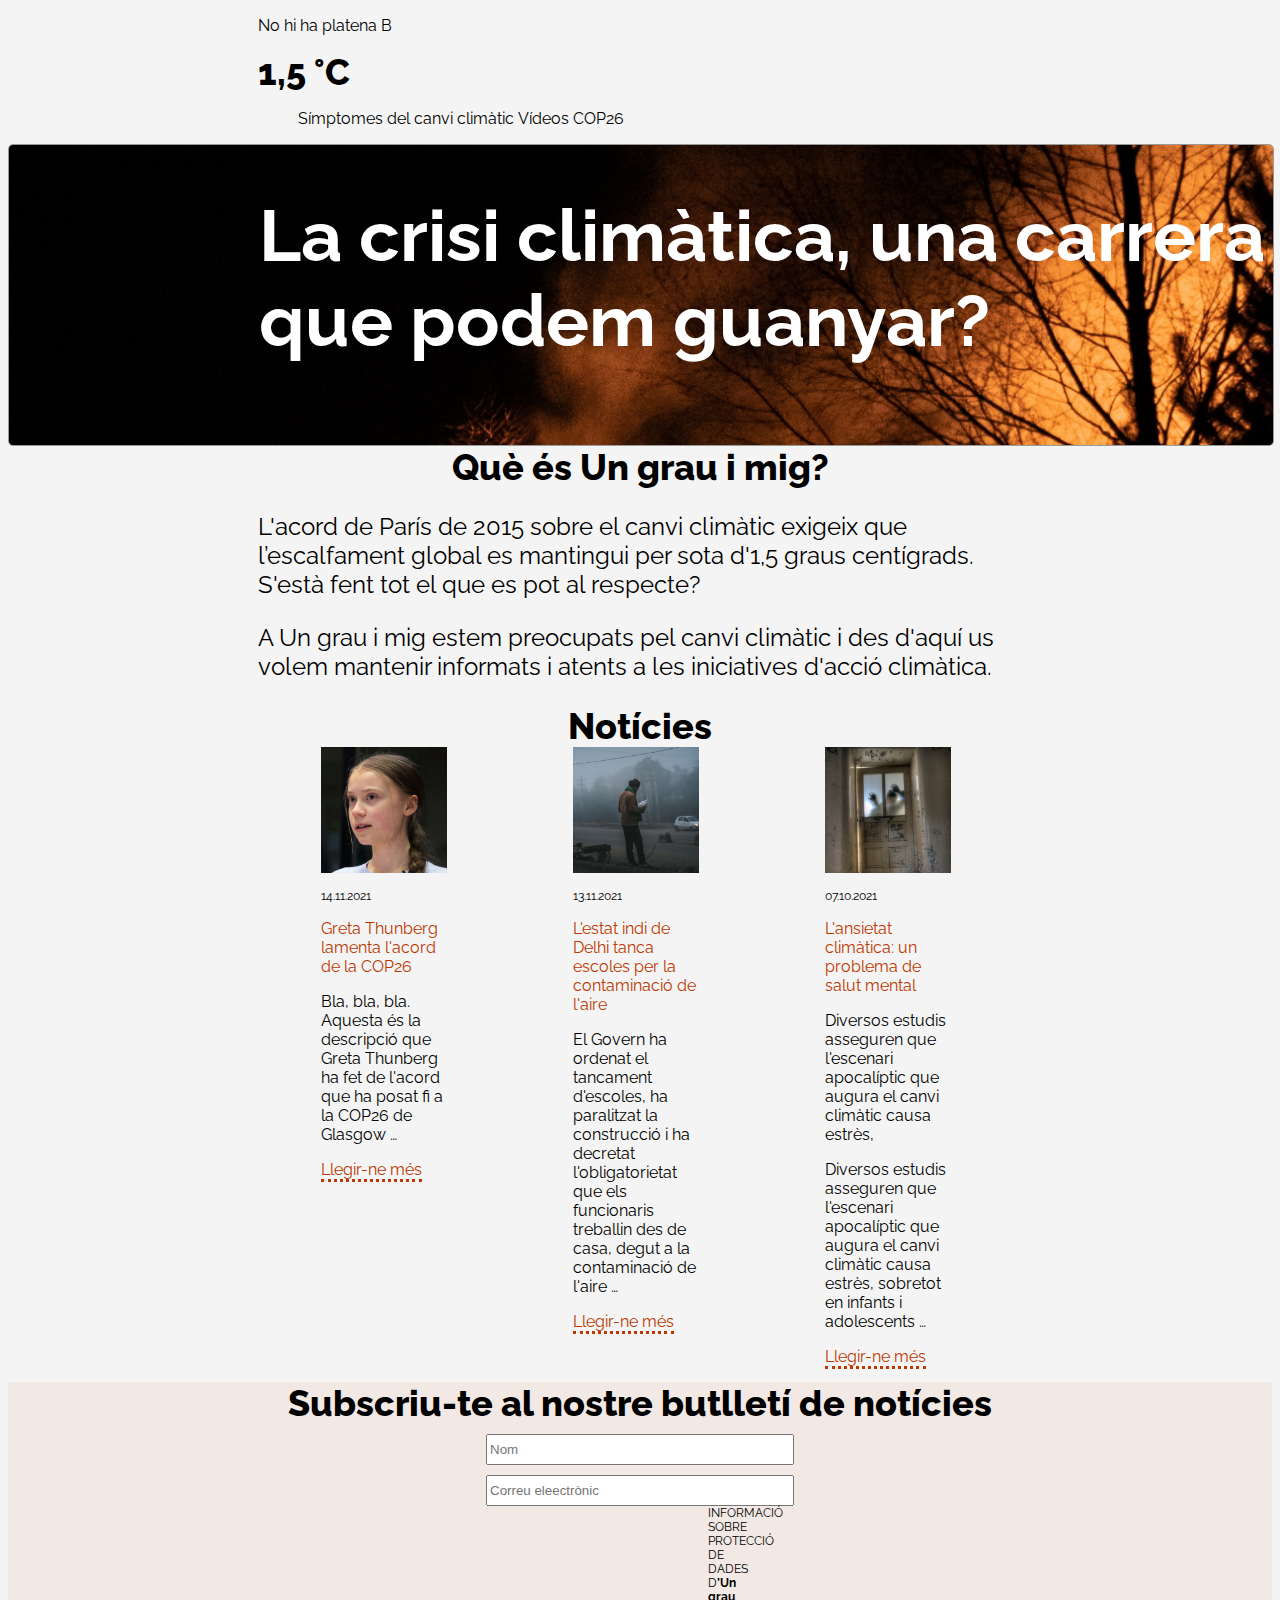
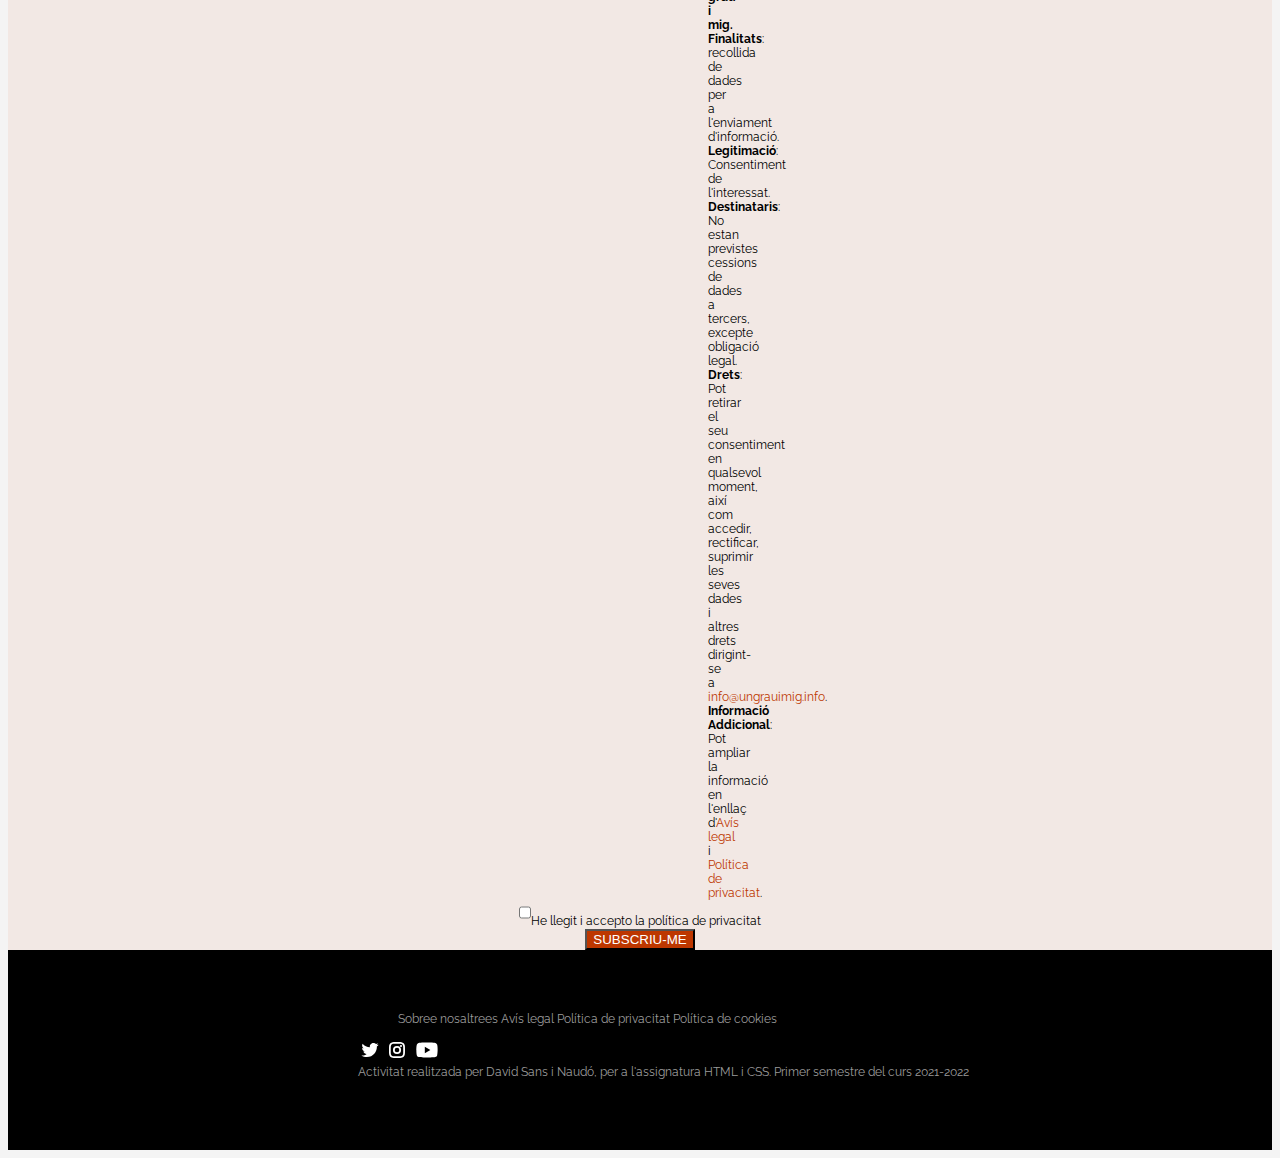
<file: index.html>
<!DOCTYPE html>
<html lang="es-es">

<head>
    <title>Index No hi ha planeta B</title>
    <meta charset="utf-8">
    <meta name="viewport" content="width=device-width, initial-scale=1.0" />

    <style>
        @import url('https://fonts.googleapis.com/css2?family=Raleway:ital,wght@0,400;0,600;0,700;0,800;1,400&display=swap');
    </style>

    <link href="css/estils.css?000018" rel="stylesheet" type="text/css">





</head>

<body class="colorBody">
    <header class="section">
        <p>
            <label>No hi ha platena B</label>
        </p>
        <p>
            <label class="titular">1,5 &deg;C</label>
        </p>

        <nav>
            <ul>
                <li><a href="simptomes.html">Símptomes del canvi climàtic</a></li>
                <li><a href="videos.html">Vídeos</a></li>
                <li><a href="cop26.html">COP26</a></li>
            </ul>
        </nav>
    </header>


    <main>
        <div id="section1">
            <div class="img">
                <h1>
                    La crisi climàtica, una carrera que podem guanyar?

                </h1>
            </div>


        </div>


        <div class="section">

            <label class="txtLabel">
                Què és Un grau i mig?

            </label>
            <p class="txtP">
                L'acord de París de 2015 sobre el canvi climàtic exigeix que l’escalfament global es mantingui per sota
                d'1,5 graus centígrads. S'està fent tot el que es pot al respecte?

            </p>
            <p class="txtP">

                A Un grau i mig estem preocupats pel canvi climàtic i des d'aquí us volem mantenir informats i atents a
                les iniciatives d'acció climàtica.
            </p>
        </div>



        <div style="width: 100%;">

            <div class="section">

                <div style="width: 100%;">
                    <label class="txtLabel">
                        Notícies
                    </label>
                </div>



                <div id="columna1">
                    <img src="img/n-greta-thunberg.jpg" class="imgNoticies">
                    <div class="columnes">
                        <p class="txtDataNoticia">14.11.2021</p>
                        <p class="txtTitulNoticia">Greta Thunberg lamenta l'acord de la COP26</p>
                        <p class="txtTNoticia">Bla, bla, bla. Aquesta és la descripció que Greta Thunberg ha fet de
                            l'acord
                            que ha posat fi a la
                            COP26 de Glasgow …</p>
                        <p><a href="">Llegir-ne més</a></p>
                    </div>
                </div>

                <div id="columna2">
                    <img src="img/n-delhi.jpg" class="imgNoticies">
                    <div class="columnes">
                        <p class="txtDataNoticia">13.11.2021</p>
                        <p class="txtTitulNoticia">L'estat indi de Delhi tanca escoles per la contaminació de l'aire</p>
                        <p class="txtTNoticia">El Govern ha ordenat el tancament d'escoles, ha paralitzat la construcció
                            i
                            ha decretat
                            l'obligatorietat que els funcionaris treballin des de casa, degut a la contaminació de
                            l'aire …
                        </p>
                        <p><a href="">Llegir-ne més</a></p>
                    </div>
                </div>

                <div id="columna3">
                    <img src="img/n-estres.jpg" class="imgNoticies">
                    <div class="columnes">
                        <p class="txtDataNoticia">07.10.2021</p>
                        <p class="txtTitulNoticia">L'ansietat climàtica: un problema de salut mental</p>
                        <p class="txtTNoticia">Diversos estudis asseguren que l'escenari apocalíptic que augura el canvi
                            climàtic causa estrès,
                        <p>Diversos estudis asseguren que l'escenari apocalíptic que augura el canvi climàtic causa
                            estrès,
                            sobretot en infants i adolescents …</p>
                        <p><a href="">Llegir-ne més</a></p>
                    </div>
                </div>

            </div>


        </div>



        <div class="sectionS">

            <div class="butlleti">
                <label class="txtLabel">
                    Subscriu-te al nostre butlletí de notícies
                </label>



                <form>
                    <input type="text" id="nom" placeholder="Nom" style="margin-top: 10px;">
                    <input type="email" id="email" placeholder="Correu eleectrònic" style="margin-top: 10px;">
                </form>


                <p class="txtButllati">
                    INFORMACIÓ SOBRE PROTECCIÓ DE DADES D<strong>’Un grau i mig.
                        Finalitats</strong>: recollida de dades per a l'enviament d'informació.
                    <strong>Legitimació</strong>: Consentiment de
                    l'interessat. <strong>Destinataris</strong>: No estan previstes cessions de dades a tercers, excepte
                    obligació legal.
                    <strong>Drets</strong>: Pot retirar el seu consentiment en qualsevol moment, així com accedir,
                    rectificar, suprimir
                    les seves dades i altres drets dirigint-se a <a href="" class="noneBorde">info@ungrauimig.info</a>.
                    <strong>Informació Addicional</strong>: Pot
                    ampliar la informació en l'enllaç d'<a href="" class="noneBorde">Avís legal</a> i <a href=""
                        class="noneBorde">Política de privacitat</a>.
                </p>


                <input type="checkbox" style="display: inline;  font-size: 12px; width: 12px; text-align: left;"><label
                    style="font-size: 12px">He llegit i accepto la política de privacitat</label>

                <button type="button"
                    style="display: block; margin:0 auto; background-color: rgb(189,55,0); color:rgb(255,255,255)">SUBSCRIU-ME</button>


            </div>



        </div>



    </main>

    <footer>
       <div class="footer">
        <nav>
            <ul>
                <li><a href="#">Sobree nosaltrees</a></li>
                <li><a href="#">Avís legal</a></li>
                <li><a href="#">Política de privacitat</a></li>
                <li><a href="#">Política de cookies</a></li>


            </ul>

        </nav>

        <div>

            <a href="#"><img src="img/twitter.svg"></a>
            <a href="#"><img src="img/instagram.svg"></a>
            <a href="#"><img src="img/youtube.svg"></a>
        </div>


        <label>Activitat realitzada per David Sans i Naudó, per a l'assignatura HTML i CSS. Primer semestre del curs 2021-2022</label>
    </div>
    </footer>



</body>

</html>
</file>
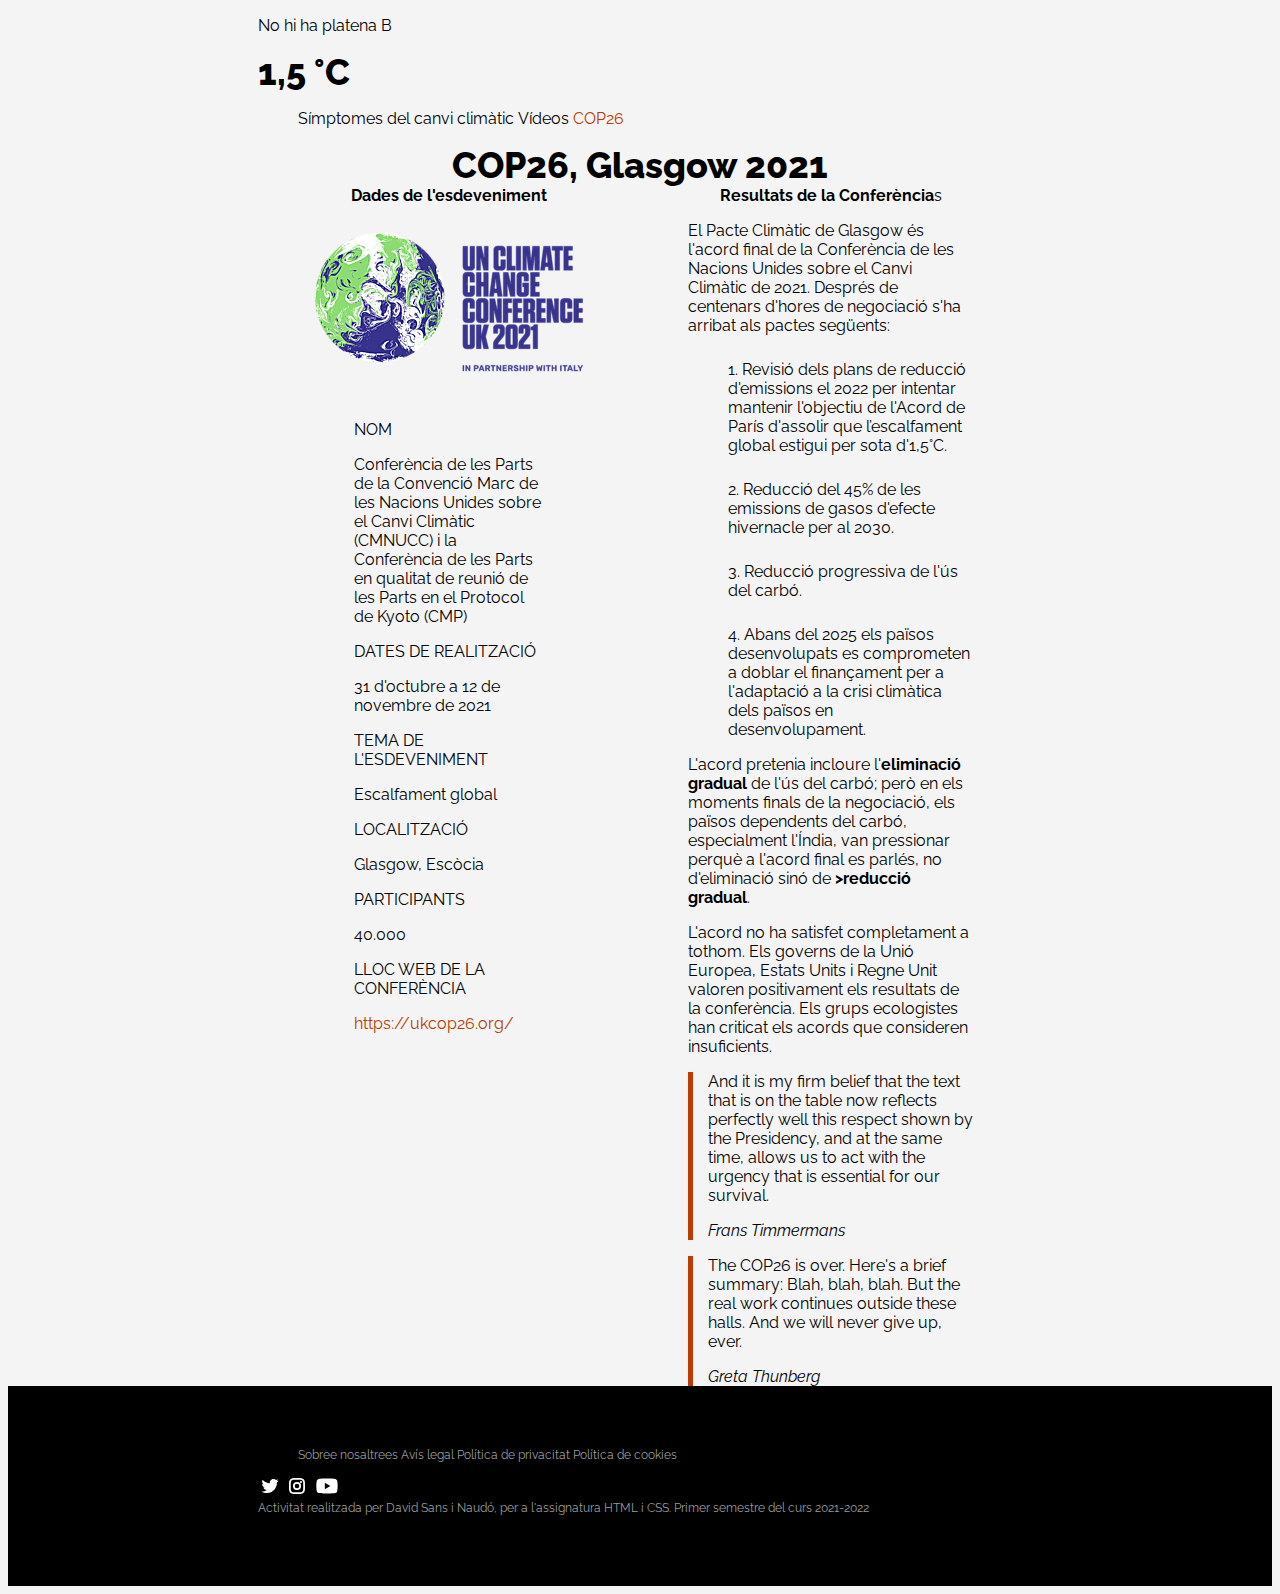
<file: cop26.html>
<!DOCTYPE html>
<html lang="es-es">

<head>
    <title>Cop26, Glasgow 2021</title>
    <meta charset="utf-8">
    <meta name="viewport" content="width=device-width, initial-scale=1.0" />

    <style>
        @import url('https://fonts.googleapis.com/css2?family=Raleway:ital,wght@0,400;0,600;0,700;0,800;1,400&display=swap');
    </style>

    <link href="css/estils.css?000018" rel="stylesheet" type="text/css">





</head>

<body class="colorBody">
    <header class="section">
        <p>
            <label>No hi ha platena B</label>
        </p>
        <p>
            <a href="index.html" style="border-style: none none none none;"><label class="titular">1,5
                    &deg;C</label></a>
        </p>

        <nav>
            <ul>
                <li><a href="simptomes.html">Símptomes del canvi climàtic</a></li>
                <li><a href="videos.html">Vídeos</a></li>
                <li><a href="cop26.html" class="pagina">COP26</a></li>
            </ul>
        </nav>
    </header>


    <main>


        <div style="width: 100%;">

            <div class="section">

                <div style="width: 100%;">
                    <label class="txtLabel">
                        COP26, Glasgow 2021
                    </label>
                </div>



                <div class="columnav1">
                    <div>
                        <label><strong>Dades de l'esdeveniment</strong></label>
                    </div>
                    <div>
                        <img src="img/COP26_Logo.png">

                    </div>
                    <div class="cop26">

                        <p><label class="label">Nom</label></p>
                        <p>Conferència de les Parts de la Convenció Marc de les Nacions Unides sobre el Canvi Climàtic
                            (CMNUCC) i la Conferència de les Parts en qualitat de reunió de les Parts en el Protocol de
                            Kyoto (CMP)</p>
                        <p><label class="label">Dates de realització</label></p>
                        <p>31 d'octubre a 12 de novembre de 2021</p>
                        <p><label class="label">Tema de l'esdeveniment</label></p>
                        <p>Escalfament global</p>
                        <p><label class="label">Localització</label></p>
                        <p>Glasgow, Escòcia</p>
                        <p><label class="label">Participants</label></p>
                        <p>40.000</p>
                        <p><label class="label">Lloc web de la Conferència</label></p>
                        <p><a href="https://ukcop26.org/" target="_black" class="noDotted">https://ukcop26.org/</a></p>


                    </div>

                </div>

                <div class="columnav2">

                    <div>
                        <label><strong>Resultats de la Conferència</strong>s</label>
                    </div>
                    <div class="cop262" style="text-align: left;">
                        <p>El Pacte Climàtic de Glasgow és l'acord final de la Conferència de les Nacions Unides sobre
                            el
                            Canvi Climàtic de 2021. Després de centenars d'hores de negociació s'ha arribat als pactes
                            següents:</p>
                        <ol>
                            <li value="1">Revisió dels plans de reducció d'emissions el 2022 per intentar mantenir
                                l'objectiu de
                                l'Acord de París d'assolir que l’escalfament global estigui per sota d'1,5°C.</li>
                            <li>Reducció del 45% de les emissions de gasos d'efecte hivernacle per al 2030.</li>
                            <li>Reducció progressiva de l'ús del carbó.</li>
                            <li>Abans del 2025 els països desenvolupats es comprometen a doblar el finançament per a
                                l'adaptació a la crisi climàtica dels països en desenvolupament.</li>
                        </ol>

                        <p>L'acord pretenia incloure l'<strong>eliminació gradual</strong> de l'ús del carbó; però en
                            els moments finals
                            de la negociació, els països dependents del carbó, especialment l'Índia, van pressionar
                            perquè a l'acord final es parlés, no d'eliminació sinó de <strong>>reducció
                                gradual</strong>.</p>

                        <p>
                            L'acord no ha satisfet completament a tothom. Els governs de la Unió Europea, Estats Units i
                            Regne Unit valoren positivament els resultats de la conferència. Els grups ecologistes han
                            criticat els acords que consideren insuficients.

                        </p>

                        <div
                            style="border-left-style: solid; border-left-width: 5px; border-left-color: rgb(189,59,0);">
                            <p style="padding-left: 15px;">

                                And it is my firm belief that the text that is on the table now reflects perfectly well
                                this respect shown by the Presidency, and at the same time, allows us to act with the
                                urgency that is essential for our survival.

                            </p>
                            <cite style="padding-left: 15px;">Frans Timmermans</cite>
                        </div>

                        <div
                            style="border-left-style: solid; border-left-width: 5px; border-left-color: rgb(189,59,0);">
                            <p style="padding-left: 15px;">

                                The COP26 is over. Here's a brief summary: Blah, blah, blah. But the real work continues
                                outside these halls. And we will never give up, ever.
                            </p>
                            <cite style="padding-left: 15px;">Greta Thunberg</cite>
                        </div>
                    </div>

                </div>


            </div>

        </div>

    </main>


    <footer style="display: inline-block; width: 100%; padding-left: 0;">
        <div class="footer footerPages">
            <nav>
                <ul>
                    <li><a href="#">Sobree nosaltrees</a></li>
                    <li><a href="#">Avís legal</a></li>
                    <li><a href="#">Política de privacitat</a></li>
                    <li><a href="#">Política de cookies</a></li>


                </ul>

            </nav>

            <div>

                <a href="#"><img src="img/twitter.svg"></a>
                <a href="#"><img src="img/instagram.svg"></a>
                <a href="#"><img src="img/youtube.svg"></a>
            </div>


            <label>Activitat realitzada per David Sans i Naudó, per a l'assignatura HTML i CSS. Primer semestre del curs
                2021-2022</label>
        </div>
    </footer>

</body>

</html>
</file>
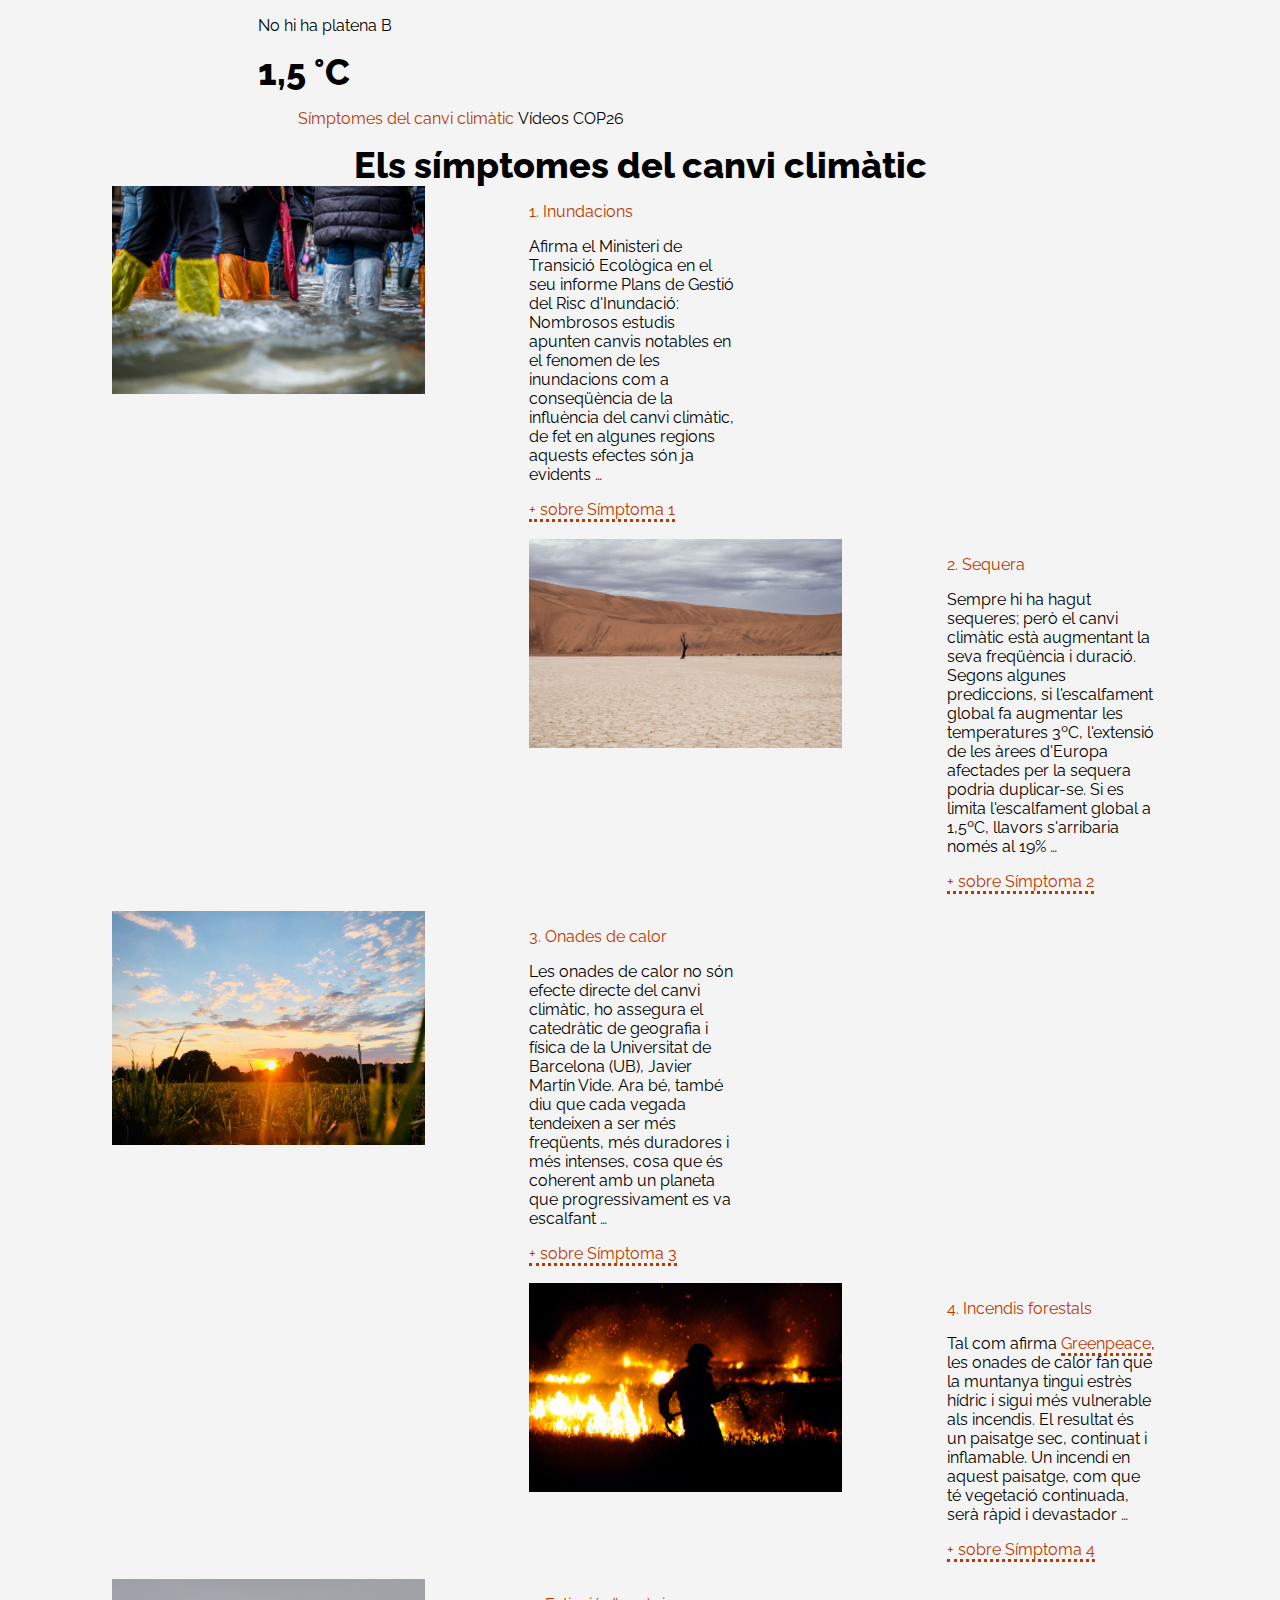
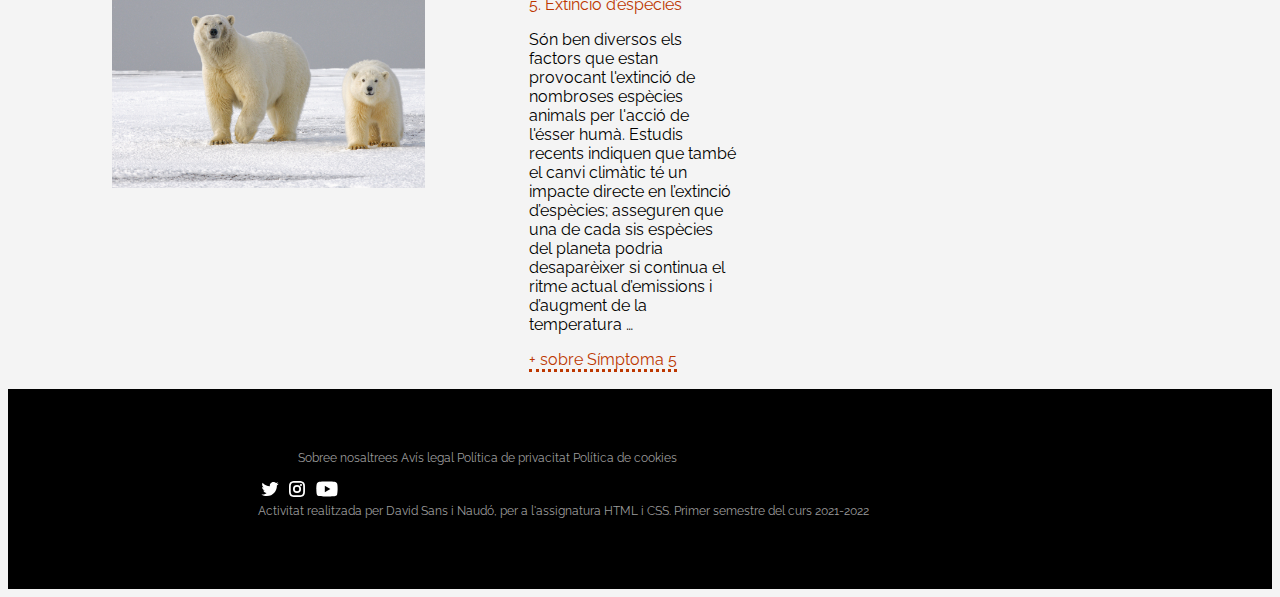
<file: simptomes.html>
<!DOCTYPE html>
<html lang="es-es">

<head>
    <title>Simptomes del canvi climàtic</title>
    <meta charset="utf-8">
    <meta name="viewport" content="width=device-width, initial-scale=1.0" />

    <style>
        @import url('https://fonts.googleapis.com/css2?family=Raleway:ital,wght@0,400;0,600;0,700;0,800;1,400&display=swap');
    </style>

    <link href="css/estils.css?000019" rel="stylesheet" type="text/css">





</head>

<body class="colorBody">
    <header class="section">
        <p>
            <label>No hi ha platena B</label>
        </p>
        <p>
            <a href="index.html" style="border-style: none none none none;"><label class="titular">1,5
                    &deg;C</label></a>
        </p>

        <nav>
            <ul>
                <li><a href="simptomes.html" class="pagina">Símptomes del canvi climàtic</a></li>
                <li><a href="videos.html">Vídeos</a></li>
                <li><a href="cop26.html">COP26</a></li>
            </ul>
        </nav>
    </header>


    <main>


        <div style="width: 100%;">

            <div class="section">

                <div style="width: 100%;">
                    <label class="txtLabel">
                        Els símptomes del canvi climàtic
                    </label>
                </div>
            </div>

            <div style="display: inline-block; width: 100%;" class="desplazarDivSimtomes">
                <div id="columna1">
                    <img src="img/symptom-01.jpg" class="imgSimptomes" style="float: right;">

                </div>

                <div id="columna2">

                    <div class="columnes" class="txtSimptomes">
                        <p class="txtTitulNoticia">1. Inundacions</p>
                        <p class="txtTNoticia">Afirma el Ministeri de Transició Ecològica en el seu informe Plans de
                            Gestió del Risc d'Inundació: Nombrosos estudis apunten canvis notables en el fenomen de les
                            inundacions com a conseqüència de la influència del canvi climàtic, de fet en algunes
                            regions aquests efectes són ja evidents …</p>
                        <p><a href="">+ sobre Símptoma 1</a></p>
                    </div>
                </div>

                <div id="columna3">
                    <br>
                </div>

            </div>

            <div style="display: inline-block; width: 100%;" class="desplazarDivSimtomes">

                <div id="columna1">

                    <br>

                </div>

                <div id="columna2">
                    <img src="img/symptom-02.jpg" class="imgSimptomes" style="float: right;">

                </div>

                <div id="columna3">

                    <div class="columnes" class="txtSimptomes">
                        <p class="txtTitulNoticia">2. Sequera</p>
                        <p class="txtTNoticia">Sempre hi ha hagut sequeres; però el canvi climàtic està augmentant la
                            seva freqüència i duració. Segons algunes prediccions, si l'escalfament global fa augmentar
                            les temperatures 3ºC, l'extensió de les àrees d'Europa afectades per la sequera podria
                            duplicar-se. Si es limita l'escalfament global a 1,5ºC, llavors s'arribaria només al 19% …
                        </p>
                        <p><a href="">+ sobre Símptoma 2</a></p>
                    </div>
                </div>


            </div>


            <div style="display: inline-block; width: 100%;" class="desplazarDivSimtomes">

                <div id="columna1">

                    <img src="img/symptom-03.jpg" class="imgSimptomes" style="float: right;">

                </div>

                <div id="columna2">

                    <div class="columnes" class="txtSimptomes">
                        <p class="txtTitulNoticia">3. Onades de calor</p>
                        <p class="txtTNoticia">Les onades de calor no són efecte directe del canvi climàtic, ho assegura
                            el catedràtic de geografia i física de la Universitat de Barcelona (UB), Javier Martín Vide.
                            Ara bé, també diu que cada vegada tendeixen a ser més freqüents, més duradores i més
                            intenses, cosa que és coherent amb un planeta que progressivament es va escalfant … </p>
                        <p><a href="">+ sobre Símptoma 3</a></p>
                    </div>
                </div>

                <div id="columna3">

                    <br>
                </div>


            </div>


            <div style="display: inline-block; width: 100%;" class="desplazarDivSimtomes">

                <div id="columna1">

                    <br>

                </div>

                <div id="columna2">
                    <img src="img/symptom-04.jpg" class="imgSimptomes" style="float: right;">

                </div>

                <div id="columna3">

                    <div class="columnes" class="txtSimptomes">
                        <p class="txtTitulNoticia">4. Incendis forestals</p>
                        <p class="txtTNoticia">Tal com afirma <a href="https://es.greenpeace.org/"
                                target="_black">Greenpeace</a>, les
                            onades de calor fan que la muntanya tingui estrès hídric i sigui més vulnerable als
                            incendis. El resultat és un paisatge sec, continuat i inflamable. Un incendi en aquest
                            paisatge, com que té vegetació continuada, serà ràpid i devastador …
                        </p>
                        <p><a href="">+ sobre Símptoma 4</a></p>
                    </div>
                </div>


            </div>


            <div style="display: inline-block; width: 100%;" class="desplazarDivSimtomes">

                <div id="columna1">

                    <img src="img/symptom-05.jpg" class="imgSimptomes" style="float: right;">

                </div>

                <div id="columna2">
                    <div class="columnes" class="txtSimptomes">
                        <p class="txtTitulNoticia">5. Extinció d’espècies</p>
                        <p class="txtTNoticia">Són ben diversos els factors que estan provocant l'extinció de nombroses
                            espècies animals per l'acció de l'ésser humà. Estudis recents indiquen que també el canvi
                            climàtic té un impacte directe en l’extinció d’espècies; asseguren que una de cada sis
                            espècies del planeta podria desaparèixer si continua el ritme actual d’emissions i d’augment
                            de la temperatura …
                        </p>
                        <p><a href="">+ sobre Símptoma 5</a></p>
                    </div>

                </div>

                <div id="columna3">

                    <br>
                </div>


            </div>























    </main>

    <footer style="display: inline-block; width: 100%; padding-left: 0;">
        <div class="footer footerPages">
            <nav>
                <ul>
                    <li><a href="#">Sobree nosaltrees</a></li>
                    <li><a href="#">Avís legal</a></li>
                    <li><a href="#">Política de privacitat</a></li>
                    <li><a href="#">Política de cookies</a></li>


                </ul>

            </nav>

            <div>

                <a href="#"><img src="img/twitter.svg"></a>
                <a href="#"><img src="img/instagram.svg"></a>
                <a href="#"><img src="img/youtube.svg"></a>
            </div>


            <label>Activitat realitzada per David Sans i Naudó, per a l'assignatura HTML i CSS. Primer semestre del curs
                2021-2022</label>
        </div>
    </footer>



</body>

</html>
</file>
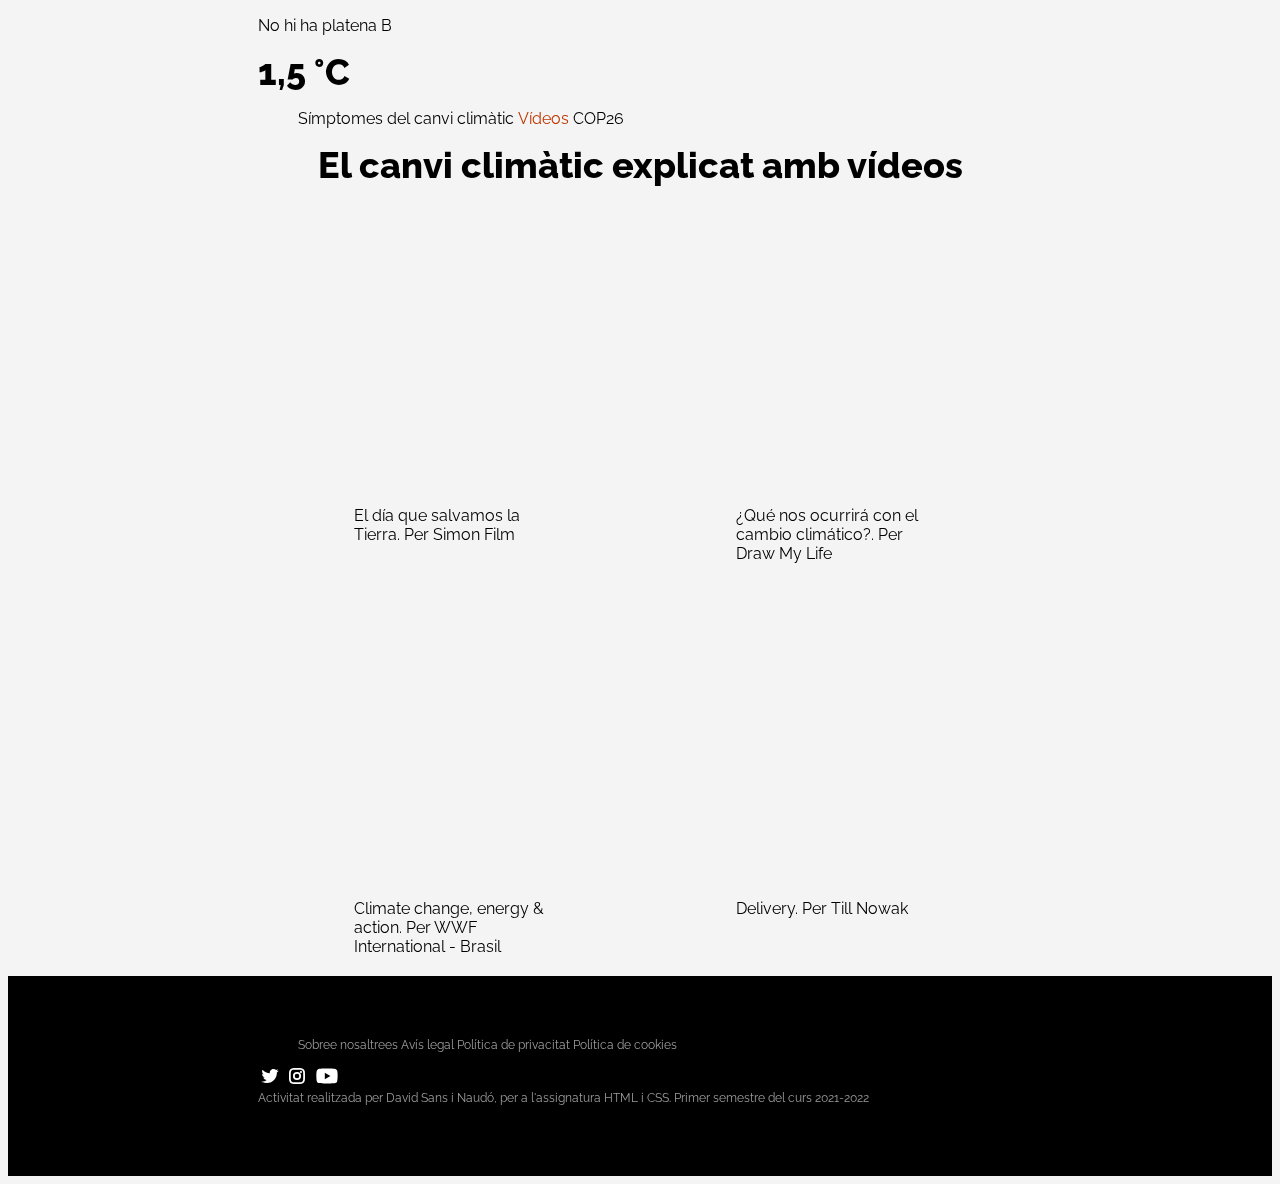
<file: videos.html>
<!DOCTYPE html>
<html lang="es-es">

<head>
    <title>Videos</title>
    <meta charset="utf-8">
    <meta name="viewport" content="width=device-width, initial-scale=1.0" />

    <style>
        @import url('https://fonts.googleapis.com/css2?family=Raleway:ital,wght@0,400;0,600;0,700;0,800;1,400&display=swap');
    </style>

    <link href="css/estils.css?000019" rel="stylesheet" type="text/css">





</head>

<body class="colorBody">
    <header class="section">
        <p>
            <label>No hi ha platena B</label>
        </p>
        <p>
            <a href="index.html" style="border-style: none none none none;"><label class="titular">1,5 &deg;C</label></a>
        </p>

        <nav>
            <ul>
                <li><a href="simptomes.html">Símptomes del canvi climàtic</a></li>
                <li><a href="videos.html" class="pagina">Vídeos</a></li>
                <li><a href="cop26.html">COP26</a></li>
            </ul>
        </nav>
    </header>


    <main>

        <div style="width: 100%;">

            <div class="section">

                <div style="width: 100%;">
                    <label class="txtLabel">
                        El canvi climàtic explicat amb vídeos
                    </label>
                </div>

                <div>

                    <div class="columnav1">

                        <iframe src="https://www.youtube.com/embed/d_UCBNdPvCw" title="YouTube video player" frameborder="0" allow="accelerometer; autoplay; clipboard-write; encrypted-media; gyroscope; picture-in-picture" allowfullscreen></iframe>
                        <div class="columnes">

                            <p class="txtTNoticia">El día que salvamos la Tierra. Per Simon Film</p>

                        </div>

                    </div>

                    <div class="columnav2">
                        <iframe src="https://www.youtube.com/embed/L9bgqLQ7OZc" title="YouTube video player" frameborder="0" allow="accelerometer; autoplay; clipboard-write; encrypted-media; gyroscope; picture-in-picture" allowfullscreen></iframe>
                         <div class="columnes">

                            <p class="txtTNoticia">¿Qué nos ocurrirá con el cambio climático?. Per Draw My Life</p>

                        </div>
                    </div>

                </div>


                <div style="display: inline-block; width: 100%;">

                    <div class="columnav1">
                        <iframe src="https://www.youtube.com/embed/_s9dxc_jVlY" title="YouTube video player" frameborder="0" allow="accelerometer; autoplay; clipboard-write; encrypted-media; gyroscope; picture-in-picture" allowfullscreen></iframe>
                        <div class="columnes">

                            <p class="txtTNoticia">Climate change, energy & action. Per WWF International - Brasil</p>

                        </div>
                    </div>

                    <div class="columnav2">
                        <iframe src="https://www.youtube.com/embed/2NZ62wQ_B6U" title="YouTube video player" frameborder="0" allow="accelerometer; autoplay; clipboard-write; encrypted-media; gyroscope; picture-in-picture" allowfullscreen></iframe>
                        <div class="columnes">

                            <p class="txtTNoticia">Delivery. Per Till Nowak</p>

                        </div>
                    </div>


                </div>

            </div>


        </div>



    </main>

    <footer style="display: inline-block; width: 100%; padding-left: 0;">
        <div class="footer footerPages">
            <nav>
                <ul>
                    <li><a href="#">Sobree nosaltrees</a></li>
                    <li><a href="#">Avís legal</a></li>
                    <li><a href="#">Política de privacitat</a></li>
                    <li><a href="#">Política de cookies</a></li>


                </ul>

            </nav>

            <div>

                <a href="#"><img src="img/twitter.svg"></a>
                <a href="#"><img src="img/instagram.svg"></a>
                <a href="#"><img src="img/youtube.svg"></a>
            </div>


            <label>Activitat realitzada per David Sans i Naudó, per a l'assignatura HTML i CSS. Primer semestre del curs
                2021-2022</label>
        </div>
    </footer>



</body>

</html>
</file>
<file: css/estils.css>
body {
    font-family: 'Raleway', sans-serif;
	font-weight: 400;
	background-color: rgb(244,244,244);
}

nav ul {
    list-style-type: none;
}


/*
#section1 {

    background-image: url("../img/bg-hero-home.jpg");
	height: 600px;
}
*/

h1 {
	color: rgb(255,255,255);
	
}

.tituloS1  {
	font-weight: 625;
	height: 300px;
}


.caja {
	display: flex;
	flex-flow: column wrap;
	justify-content: center;
}


/*
.box img{
	width: 100%;
	height: auto;
	
  }


  @supports(object-fit: cover){
    .box img{
      height: 100%;
      object-fit: cover;
      object-position: center center;
    }
}
*/


#center {
	display: flex;
	justify-content: center;
	align-items: center;
	float: right;
	width: 25%;
	min-height: 15rem;
/*	background-color: #0F0; */
  }



/* Diseño para celulares */
#columna1, #columna2, #columna3, .columnav1, .columnav2 {
	float:none;
	width:100%;
}

/*
@import url(medias/mobile.css) (max-width: 799px);
*/
/*
@import url(mobile.css);
*/

.titular{
	font-size: 36px;
	font-weight: 800;
}


.section {

	text-align: center;

}

@media screen and (max-width: 799px) {

	

	
	.box {
		width: 100%;
		height: 75px;
		background-image: URL("../img/bg-hero-home.jpg");
	}
	h1 {
		font-size: 18px;
	}

	.img{
		margin:0px auto;
		border-radius:5px;
		border: 1px solid #999;
	
		width:100%;
		height:75px;
		background-size: 100% 100%;
		background-repeat:no-repeat;
		background:url(../img/bg-hero-home.jpg);
		background-size: cover;
		
		}
	
		nav ul {
			/* display: inline;  */
			text-align: center;
		}

		.txtLabel {
			font-weight: 800;
			font-size: 12px;
		}
	
		.txtP {
			font-size: 12px;
		}

		.txtButllati {
			margin: 0 100px 0 100px;
			text-align: justify;
			font-size: 8px;;
		}
}


/* Diseño para tabletas */ 
@media screen and (min-width: 800px) {
	#columna1, #columna2, .columnav1, .columnav2 {
		float:left;
		width:50%;
	}
	.box {
		width: 100%;
		height: 150px;
		background-image: URL("../img/bg-hero-home.jpg");
	}

	h1 {
		font-size: 36px;
		padding-left: 125px;

	}

	.img{
		margin:0px auto;
		border-radius:5px;
		border: 1px solid #999;
	
		width:100%;
		height:150px;
		background-size: 100% 100%;
		background-repeat:no-repeat;
		background:url(../img/bg-hero-home.jpg);
		background-size: cover;
		
		}
		li {
			display: inline;
		  }
		  


		  nav ul {

			text-align: center;
		}

		.txtLabel {
			font-weight: 800;
			font-size: 24px;
		}
	
		.txtP {
			font-size: 12px;
		}


		.txtButllati {

			margin: 0 300px 0 300px;
			text-align: justify;
			font-size: 8px;;
		}

}

/* Diseño para PC */ 

@media screen and (min-width: 1025px) {
	#columna1, #columna2, #columna3 {
	float:left;
	width:33%;
}

 .columnav1, .columnav2 {
	 float:left;
	width:50%;
}

.box {
	width: 100%;
	height:300px;
	background-image: URL("../img/bg-hero-home.jpg");
}

h1 {
	font-size: 72px;
	padding-left: 250px;
}
.img{
	margin:0px auto;
	border-radius:5px;
	border: 1px solid #999;

	width:100%;
	height:300px;
	background-size: 100% 100%;
	background-repeat:no-repeat;
	background:url(../img/bg-hero-home.jpg);
	background-size: cover;
	
	}
	nav ul {
		text-align: left;
	}
	li {
		display: inline;
	  }


	  .txtLabel {
		font-weight: 800;
		font-size: 36px;
	}


	.seccion2 {
		padding-left: 250px;
		padding-right: 250px;
	
	}

	.section {
		padding-left: 250px;
		padding-right: 250px;
	}

	.sectionS {
		padding-left: 0px;
		padding-right: 0px;
	}

.txtP {
	font-size: 24px;
}

input {
	width: 300px;
	height: 25px;
	
	/*
	padding-top: 10px;
  padding-bottom: 10px;
  font-size: 24px;;
  line-height:140%;
  */
}


.txtButllati {
	margin: 0 700px 0 700px;
	text-align: justify;
	font-size: 12px;;
}
/*
footer nav ul li {
	margin-right: 35px;
}
*/
footer {
	padding-left: 350px;
	
}

.footer {
	height: 150px;
	padding-top: 50px; 
}


iframe {
	width: 500px;
	height: 300px;
}


.desplazarDivSimtomes {
/*
	margin-left: 150px;
	margin-right: 150p;
	*/
}


.txtSimptomes {
	float: left; 
	margin-left: 25px;
}


.footerPages {
	padding-left: 250px;
}

.cop26 {
	width: 50%; 
	text-align: justify; 
	margin: 0 auto;
}


.cop262{
	width: 75%; 
	text-align: justify; 
	margin: 0 auto;
}

}

/* ------- END SCREEN PC ----------- */

nav ul li a {
	text-decoration: none;
    color:rgb(0, 0, 0);	
}

nav ul li a:hover {
	text-decoration: none;
    color:rgba(0, 0, 0, 0.5);	
}

.pagActual {
	color:rgb(189, 55, 0);
}

p {
	text-align: left;
}
.imgNoticies {
	width: 50%;
	height: 50%;
}

.columnes {

	width: 50%;
	text-align: center;
	margin: 0 auto;
}

.txtDataNoticia {
	font-size: 12px;
}

.txtTitulNoticia {
	color: rgb(189,55,0);
	font-weight: 400;
}

.txtNoticia {
	font-size: 12px;
}

p a {
	color: rgb(189,55,0);
	text-decoration: none;
	border-style: none none dotted none;
	
}

p a:hover {
	color:rgb(0, 0, 0);
}

.noDotted {
	border-style: none none none none;
}

.butlleti {
	width: 100%;
	background-color: rgb(242,232,228);
	display: inline-block;
	margin: 0 auto;
	text-align: center;
}


input {
	display: block;
	margin: 0 auto;
	text-align: left;

}

.noneBorde {
	border: none;
}


footer {
	
	background-color: rgb(0,0,0);
	color: rgb(155,155,155);
	
}

footer nav ul li a {
	color: rgb(155,155,155);
}

footer nav ul li a:hover {
	color: rgb(189, 55, 0);
}

.footer {
	font-size: 12px;
}

footer div a:hover {
opacity: 0.7;

}

.pagina {
    color: rgb(189, 55,0);
}

a label {
	color: rgb(0,0,0);
	text-decoration: none;
	
}

a label:hover {
	color: rgba(0,0,0,0.5);
}


.imgSimptomes {
	max-width: 75%;
	max-height: 75%;
}

.label {
	text-transform: uppercase;
	font-weight: 400;
}


ol li {

	display: list-item;
	list-style-position: inside;
	margin-top: 25px;
  }
</file>
